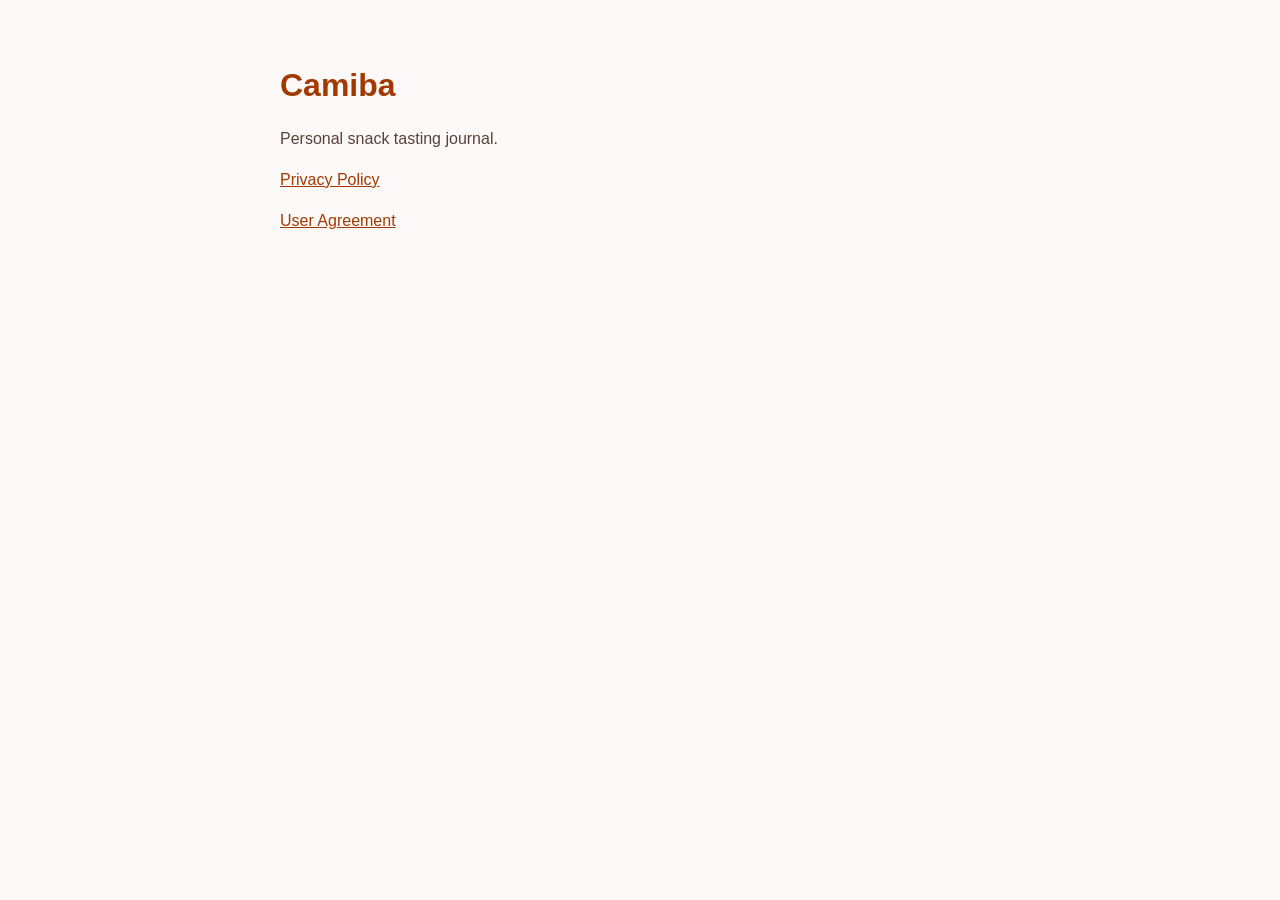
<file: index.html>
<!DOCTYPE html>
<html lang="en">
<head>
<meta charset="utf-8">
<meta name="viewport" content="width=device-width, initial-scale=1">
<title>Camiba</title>
<link rel="stylesheet" href="legal.css">
</head>
<body>
<main>
<h1>Camiba</h1>
<p class="muted">Personal snack tasting journal.</p>
<p><a href="privacy-policy.html">Privacy Policy</a></p>
<p><a href="user-agreement.html">User Agreement</a></p>
</main>
</body>
</html>
</file>
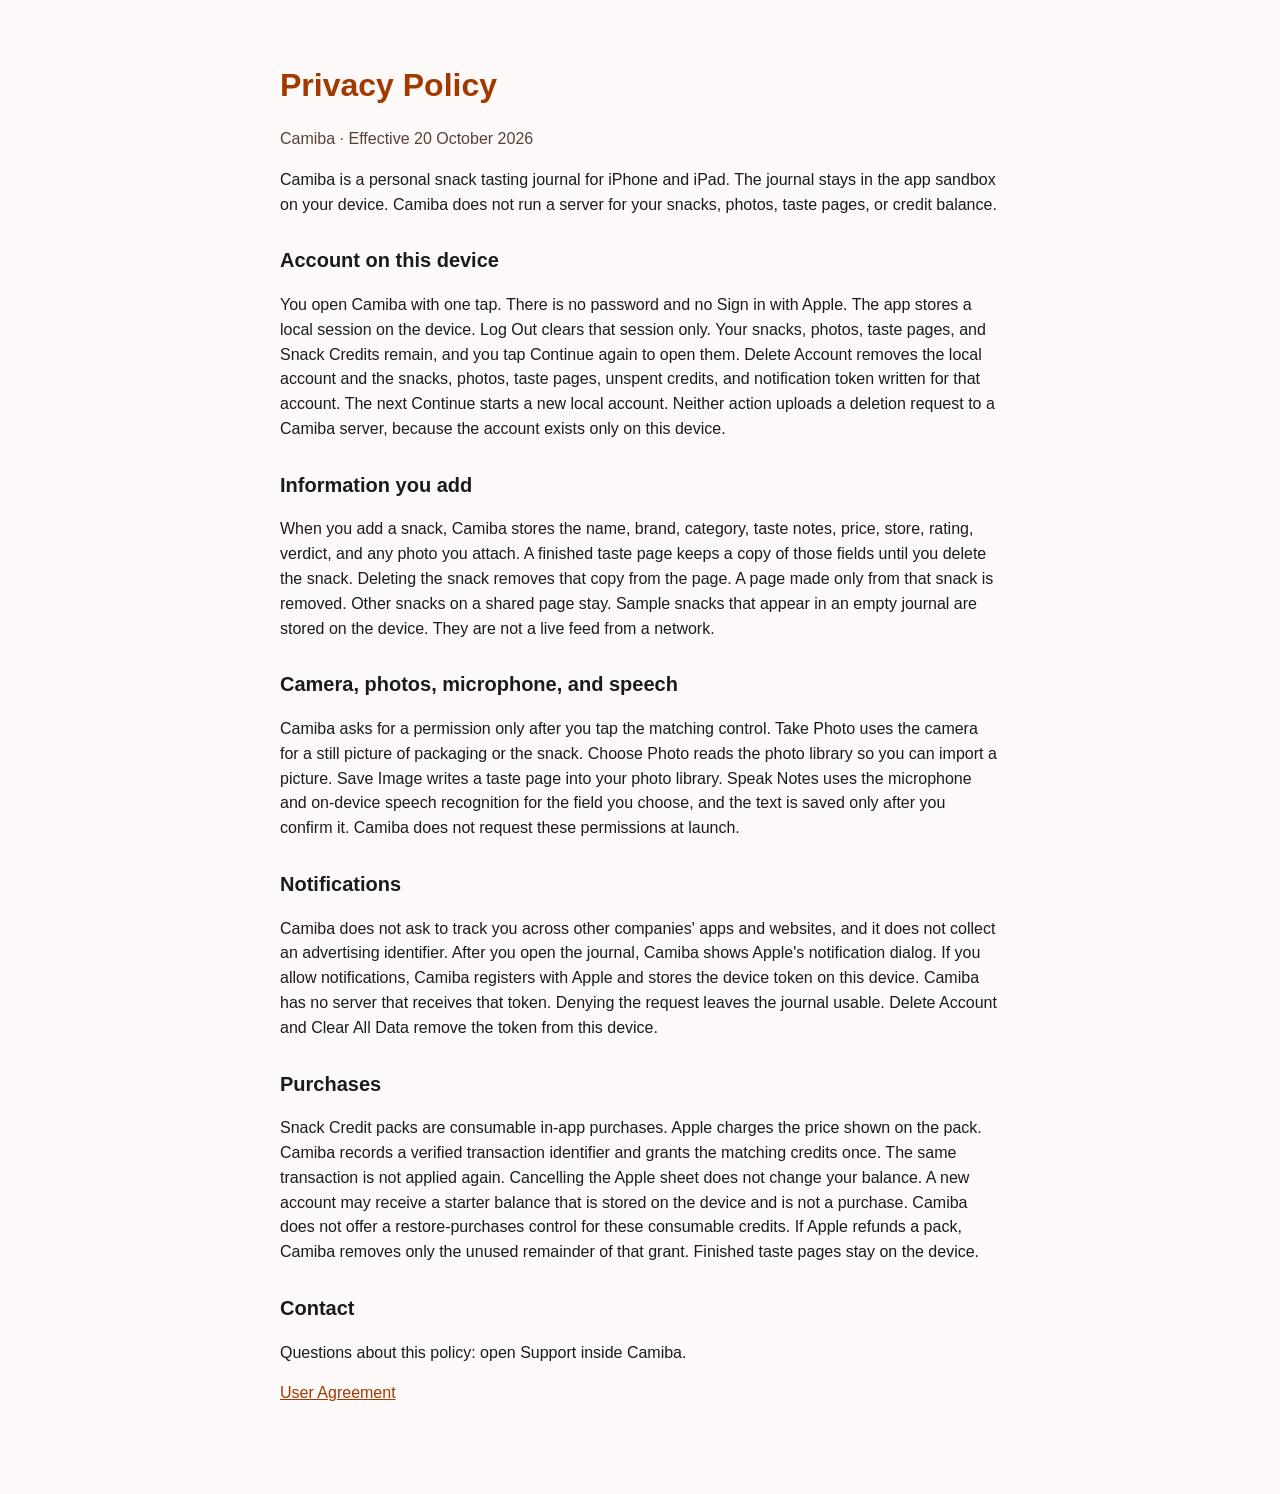
<file: privacy-policy.html>
<!DOCTYPE html>
<html lang="en">
<head>
<meta charset="utf-8">
<meta name="viewport" content="width=device-width, initial-scale=1">
<title>Privacy Policy</title>
<link rel="stylesheet" href="legal.css">
</head>
<body>
<main>
<h1>Privacy Policy</h1>
<p class="muted">Camiba · Effective 20 October 2026</p>
<p>Camiba is a personal snack tasting journal for iPhone and iPad. The journal stays in the app sandbox on your device. Camiba does not run a server for your snacks, photos, taste pages, or credit balance.</p>
<h2>Account on this device</h2>
<p>You open Camiba with one tap. There is no password and no Sign in with Apple. The app stores a local session on the device. Log Out clears that session only. Your snacks, photos, taste pages, and Snack Credits remain, and you tap Continue again to open them. Delete Account removes the local account and the snacks, photos, taste pages, unspent credits, and notification token written for that account. The next Continue starts a new local account. Neither action uploads a deletion request to a Camiba server, because the account exists only on this device.</p>
<h2>Information you add</h2>
<p>When you add a snack, Camiba stores the name, brand, category, taste notes, price, store, rating, verdict, and any photo you attach. A finished taste page keeps a copy of those fields until you delete the snack. Deleting the snack removes that copy from the page. A page made only from that snack is removed. Other snacks on a shared page stay. Sample snacks that appear in an empty journal are stored on the device. They are not a live feed from a network.</p>
<h2>Camera, photos, microphone, and speech</h2>
<p>Camiba asks for a permission only after you tap the matching control. Take Photo uses the camera for a still picture of packaging or the snack. Choose Photo reads the photo library so you can import a picture. Save Image writes a taste page into your photo library. Speak Notes uses the microphone and on-device speech recognition for the field you choose, and the text is saved only after you confirm it. Camiba does not request these permissions at launch.</p>
<h2>Notifications</h2>
<p>Camiba does not ask to track you across other companies' apps and websites, and it does not collect an advertising identifier. After you open the journal, Camiba shows Apple's notification dialog. If you allow notifications, Camiba registers with Apple and stores the device token on this device. Camiba has no server that receives that token. Denying the request leaves the journal usable. Delete Account and Clear All Data remove the token from this device.</p>
<h2>Purchases</h2>
<p>Snack Credit packs are consumable in-app purchases. Apple charges the price shown on the pack. Camiba records a verified transaction identifier and grants the matching credits once. The same transaction is not applied again. Cancelling the Apple sheet does not change your balance. A new account may receive a starter balance that is stored on the device and is not a purchase. Camiba does not offer a restore-purchases control for these consumable credits. If Apple refunds a pack, Camiba removes only the unused remainder of that grant. Finished taste pages stay on the device.</p>
<h2>Contact</h2>
<p>Questions about this policy: open Support inside Camiba.</p>
<p><a href="user-agreement.html">User Agreement</a></p>
</main>
</body>
</html>
</file>
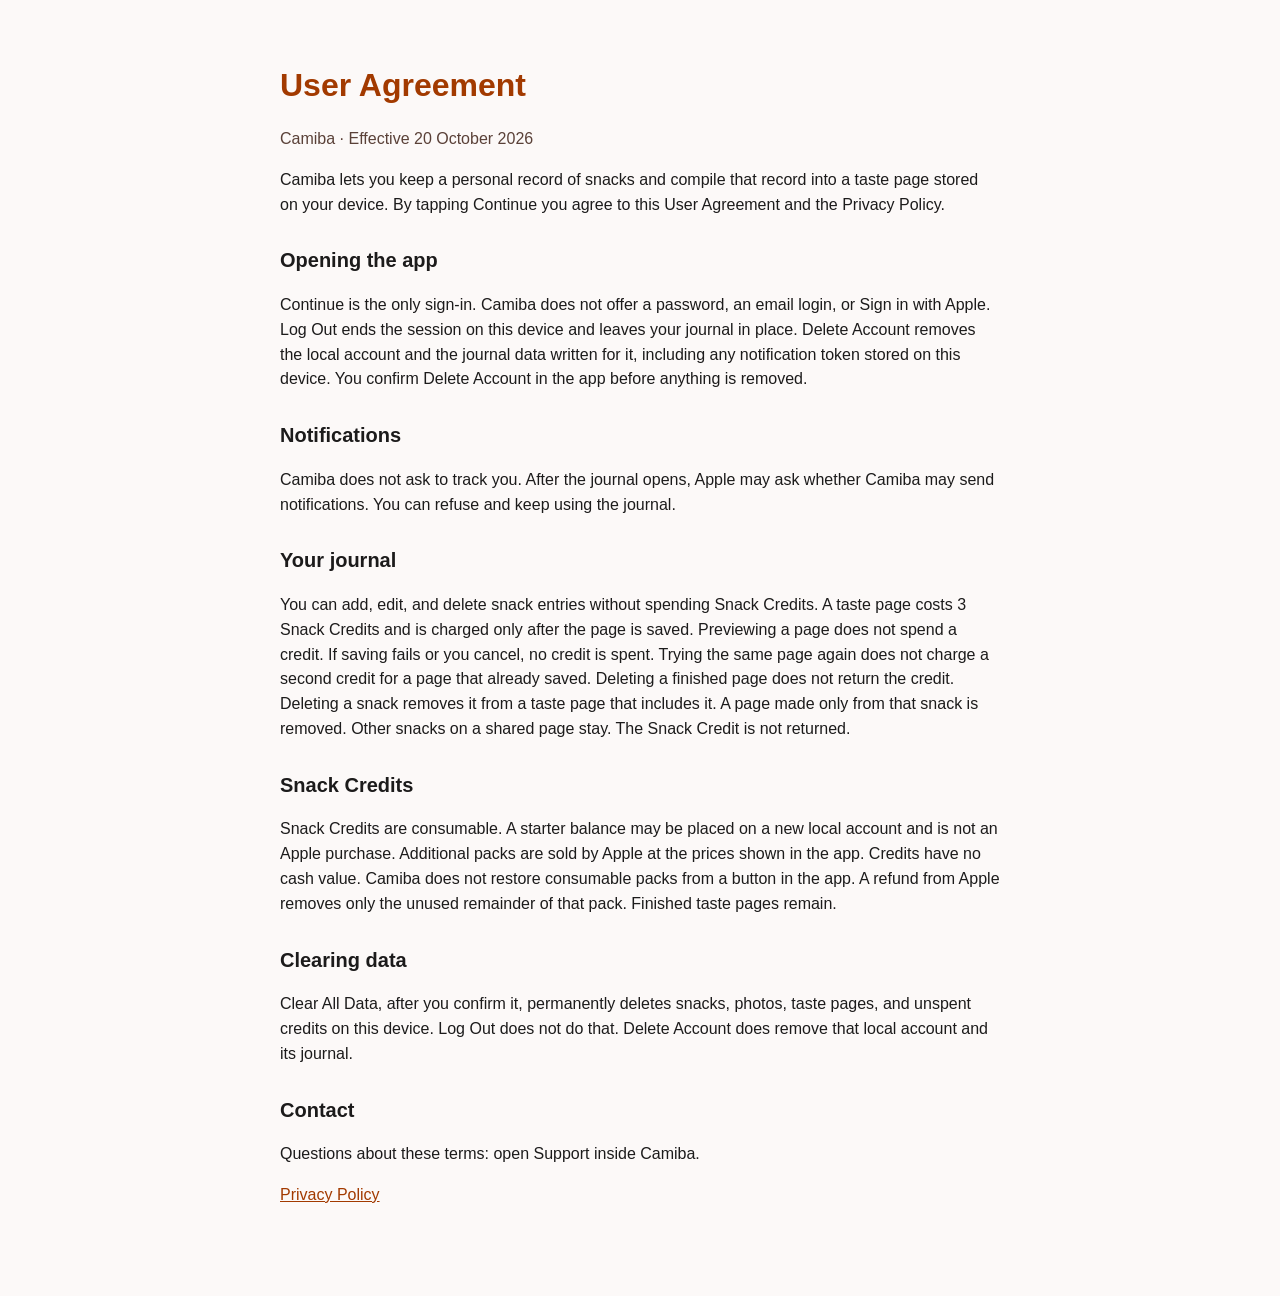
<file: user-agreement.html>
<!DOCTYPE html>
<html lang="en">
<head>
<meta charset="utf-8">
<meta name="viewport" content="width=device-width, initial-scale=1">
<title>User Agreement</title>
<link rel="stylesheet" href="legal.css">
</head>
<body>
<main>
<h1>User Agreement</h1>
<p class="muted">Camiba · Effective 20 October 2026</p>
<p>Camiba lets you keep a personal record of snacks and compile that record into a taste page stored on your device. By tapping Continue you agree to this User Agreement and the Privacy Policy.</p>
<h2>Opening the app</h2>
<p>Continue is the only sign-in. Camiba does not offer a password, an email login, or Sign in with Apple. Log Out ends the session on this device and leaves your journal in place. Delete Account removes the local account and the journal data written for it, including any notification token stored on this device. You confirm Delete Account in the app before anything is removed.</p>
<h2>Notifications</h2>
<p>Camiba does not ask to track you. After the journal opens, Apple may ask whether Camiba may send notifications. You can refuse and keep using the journal.</p>
<h2>Your journal</h2>
<p>You can add, edit, and delete snack entries without spending Snack Credits. A taste page costs 3 Snack Credits and is charged only after the page is saved. Previewing a page does not spend a credit. If saving fails or you cancel, no credit is spent. Trying the same page again does not charge a second credit for a page that already saved. Deleting a finished page does not return the credit. Deleting a snack removes it from a taste page that includes it. A page made only from that snack is removed. Other snacks on a shared page stay. The Snack Credit is not returned.</p>
<h2>Snack Credits</h2>
<p>Snack Credits are consumable. A starter balance may be placed on a new local account and is not an Apple purchase. Additional packs are sold by Apple at the prices shown in the app. Credits have no cash value. Camiba does not restore consumable packs from a button in the app. A refund from Apple removes only the unused remainder of that pack. Finished taste pages remain.</p>
<h2>Clearing data</h2>
<p>Clear All Data, after you confirm it, permanently deletes snacks, photos, taste pages, and unspent credits on this device. Log Out does not do that. Delete Account does remove that local account and its journal.</p>
<h2>Contact</h2>
<p>Questions about these terms: open Support inside Camiba.</p>
<p><a href="privacy-policy.html">Privacy Policy</a></p>
</main>
</body>
</html>
</file>
<file: legal.css>
:root { color: #1c1b1b; background: #fcf9f8; font-family: "Plus Jakarta Sans", "Avenir Next", sans-serif; line-height: 1.55; margin: 0; }
main { max-width: 720px; margin: 0 auto; padding: 32px 20px 64px; }
h1 { color: #a23a00; font-size: 32px; margin-bottom: 8px; }
h2 { font-size: 20px; margin-top: 28px; }
p, li { font-size: 16px; }
a { color: #a23a00; }
.muted { color: #5a4138; }
</file>
